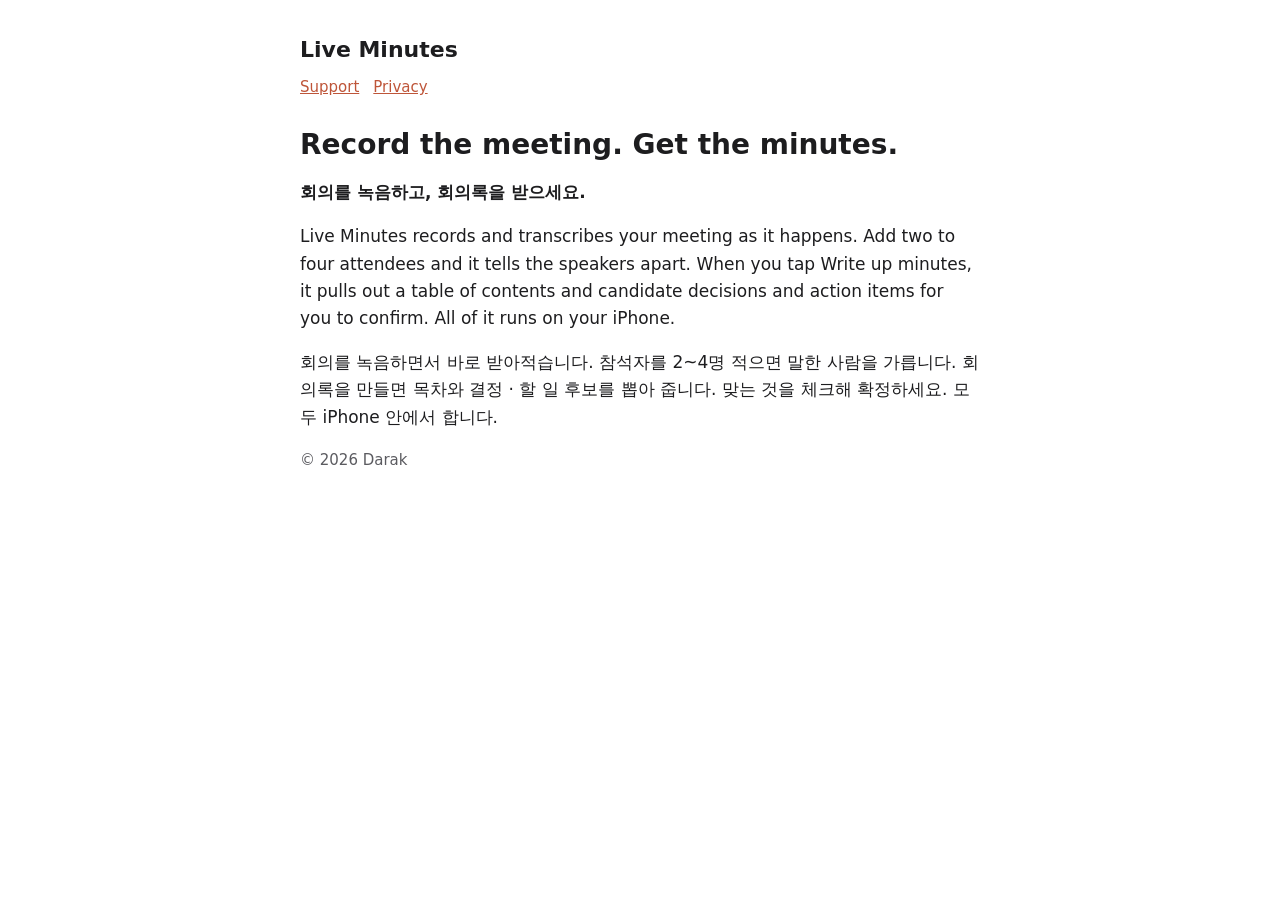
<file: index.html>
<!doctype html>
<html lang="en"><head><meta charset="utf-8"><meta name="viewport" content="width=device-width, initial-scale=1"><meta name="color-scheme" content="light dark">
<title>Live Minutes</title><link rel="stylesheet" href="style.css"></head><body>
<header><a href="./">Live Minutes</a></header>
<nav><a href="support/">Support</a><a href="privacy/">Privacy</a></nav>
<h1>Record the meeting. Get the minutes.</h1>
<p lang="ko"><b>회의를 녹음하고, 회의록을 받으세요.</b></p>
<p>Live Minutes records and transcribes your meeting as it happens. Add two to four attendees and it tells the speakers apart. When you tap Write up minutes, it pulls out a table of contents and candidate decisions and action items for you to confirm. All of it runs on your iPhone.</p>
<p lang="ko">회의를 녹음하면서 바로 받아적습니다. 참석자를 2~4명 적으면 말한 사람을 가릅니다. 회의록을 만들면 목차와 결정 · 할 일 후보를 뽑아 줍니다. 맞는 것을 체크해 확정하세요. 모두 iPhone 안에서 합니다.</p>
<p class="muted">© 2026 Darak</p>
</body></html>
</file>
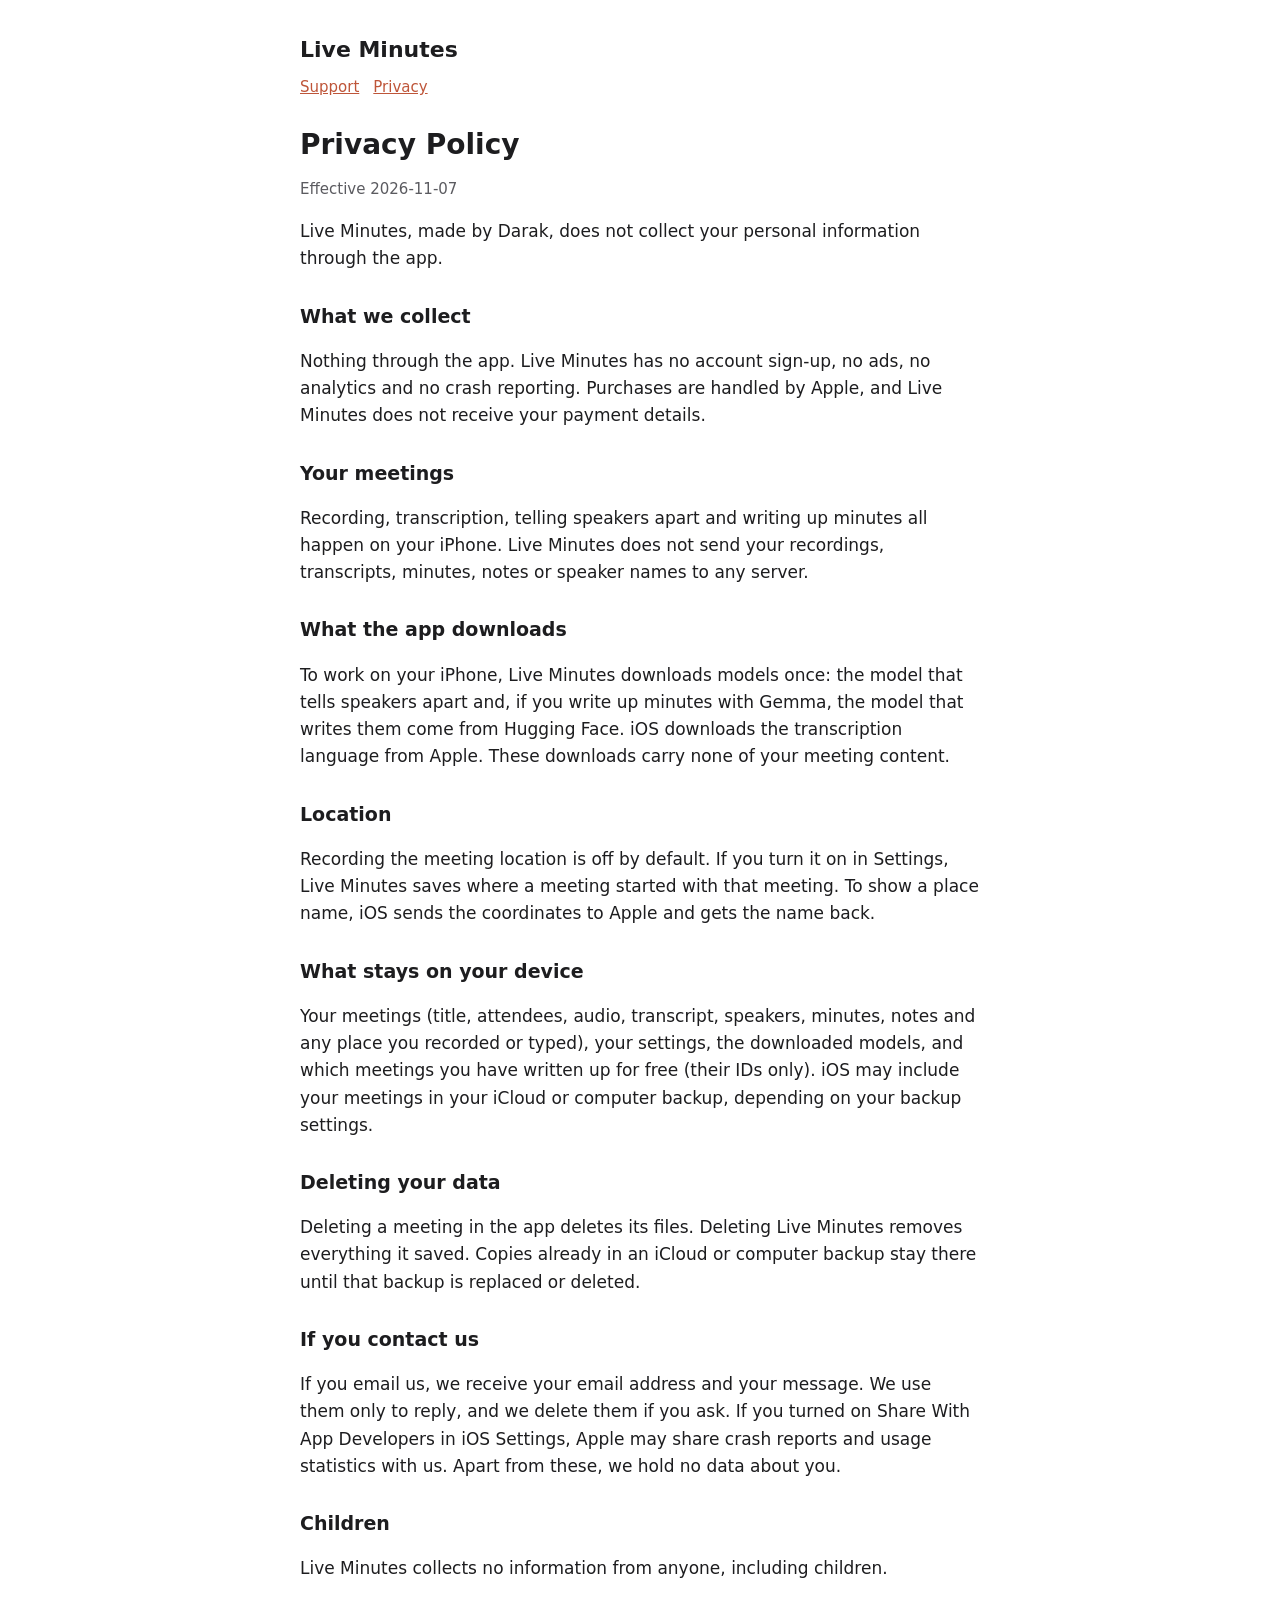
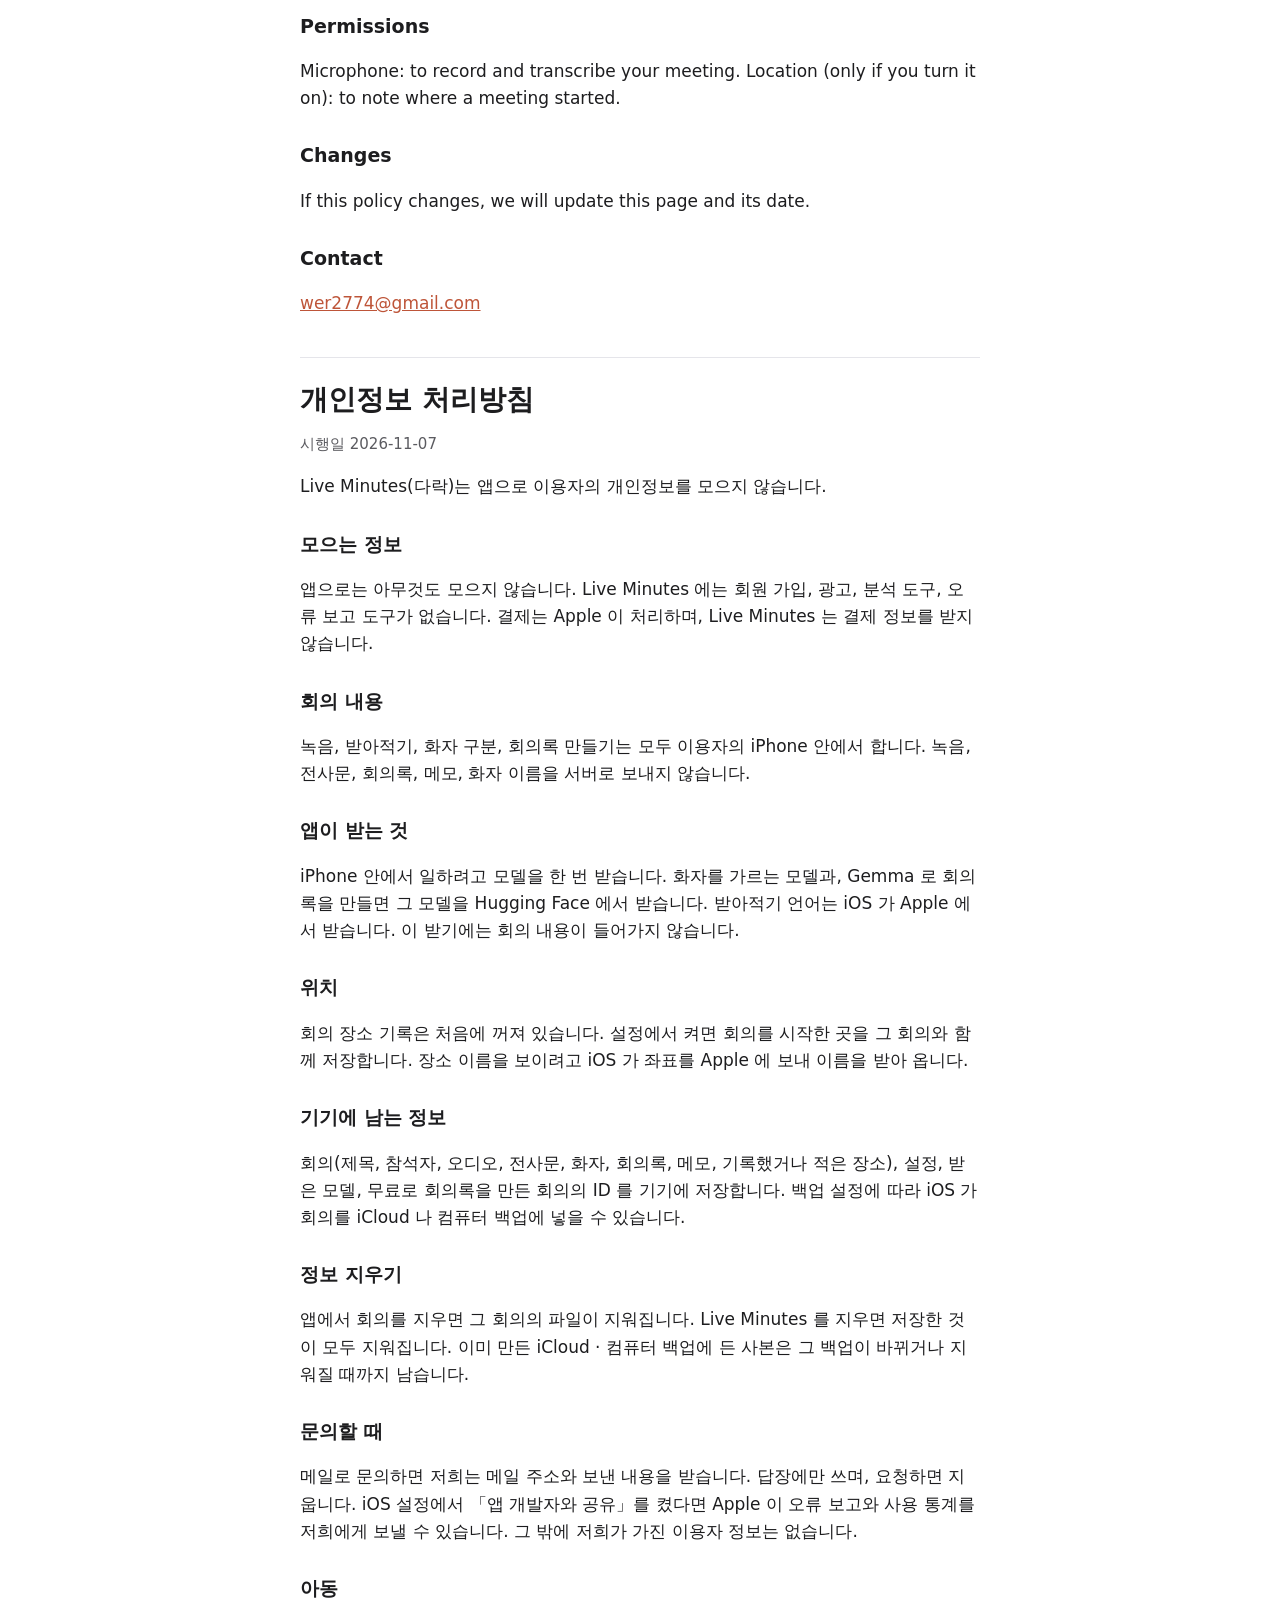
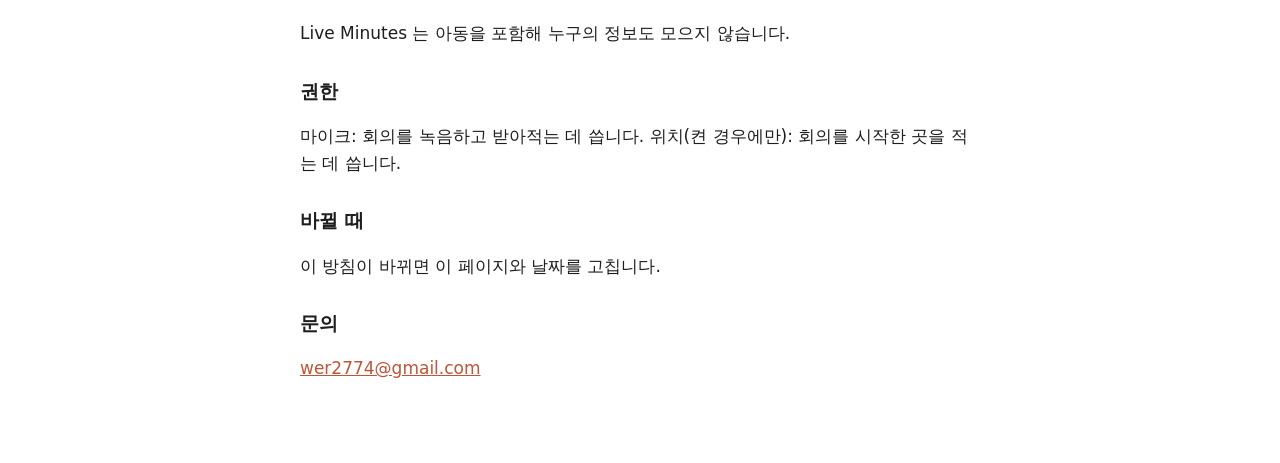
<file: privacy/index.html>
<!doctype html>
<html lang="en"><head><meta charset="utf-8"><meta name="viewport" content="width=device-width, initial-scale=1"><meta name="color-scheme" content="light dark">
<title>Live Minutes Privacy Policy</title><link rel="stylesheet" href="../style.css"></head><body>
<header><a href="../">Live Minutes</a></header>
<nav><a href="../support/">Support</a><a href="./">Privacy</a></nav>
<section lang="en">
<h1>Privacy Policy</h1>
<p class="muted">Effective 2026-11-07</p>
<p>Live Minutes, made by Darak, does not collect your personal information through the app.</p>
<h2>What we collect</h2>
<p>Nothing through the app. Live Minutes has no account sign-up, no ads, no analytics and no crash reporting. Purchases are handled by Apple, and Live Minutes does not receive your payment details.</p>
<h2>Your meetings</h2>
<p>Recording, transcription, telling speakers apart and writing up minutes all happen on your iPhone. Live Minutes does not send your recordings, transcripts, minutes, notes or speaker names to any server.</p>
<h2>What the app downloads</h2>
<p>To work on your iPhone, Live Minutes downloads models once: the model that tells speakers apart and, if you write up minutes with Gemma, the model that writes them come from Hugging Face. iOS downloads the transcription language from Apple. These downloads carry none of your meeting content.</p>
<h2>Location</h2>
<p>Recording the meeting location is off by default. If you turn it on in Settings, Live Minutes saves where a meeting started with that meeting. To show a place name, iOS sends the coordinates to Apple and gets the name back.</p>
<h2>What stays on your device</h2>
<p>Your meetings (title, attendees, audio, transcript, speakers, minutes, notes and any place you recorded or typed), your settings, the downloaded models, and which meetings you have written up for free (their IDs only). iOS may include your meetings in your iCloud or computer backup, depending on your backup settings.</p>
<h2>Deleting your data</h2>
<p>Deleting a meeting in the app deletes its files. Deleting Live Minutes removes everything it saved. Copies already in an iCloud or computer backup stay there until that backup is replaced or deleted.</p>
<h2>If you contact us</h2>
<p>If you email us, we receive your email address and your message. We use them only to reply, and we delete them if you ask. If you turned on Share With App Developers in iOS Settings, Apple may share crash reports and usage statistics with us. Apart from these, we hold no data about you.</p>
<h2>Children</h2>
<p>Live Minutes collects no information from anyone, including children.</p>
<h2>Permissions</h2>
<p>Microphone: to record and transcribe your meeting. Location (only if you turn it on): to note where a meeting started.</p>
<h2>Changes</h2>
<p>If this policy changes, we will update this page and its date.</p>
<h2>Contact</h2>
<p><a href="mailto:wer2774@gmail.com">wer2774@gmail.com</a></p>
</section>
<section lang="ko">
<h1>개인정보 처리방침</h1>
<p class="muted">시행일 2026-11-07</p>
<p>Live Minutes(다락)는 앱으로 이용자의 개인정보를 모으지 않습니다.</p>
<h2>모으는 정보</h2>
<p>앱으로는 아무것도 모으지 않습니다. Live Minutes 에는 회원 가입, 광고, 분석 도구, 오류 보고 도구가 없습니다. 결제는 Apple 이 처리하며, Live Minutes 는 결제 정보를 받지 않습니다.</p>
<h2>회의 내용</h2>
<p>녹음, 받아적기, 화자 구분, 회의록 만들기는 모두 이용자의 iPhone 안에서 합니다. 녹음, 전사문, 회의록, 메모, 화자 이름을 서버로 보내지 않습니다.</p>
<h2>앱이 받는 것</h2>
<p>iPhone 안에서 일하려고 모델을 한 번 받습니다. 화자를 가르는 모델과, Gemma 로 회의록을 만들면 그 모델을 Hugging Face 에서 받습니다. 받아적기 언어는 iOS 가 Apple 에서 받습니다. 이 받기에는 회의 내용이 들어가지 않습니다.</p>
<h2>위치</h2>
<p>회의 장소 기록은 처음에 꺼져 있습니다. 설정에서 켜면 회의를 시작한 곳을 그 회의와 함께 저장합니다. 장소 이름을 보이려고 iOS 가 좌표를 Apple 에 보내 이름을 받아 옵니다.</p>
<h2>기기에 남는 정보</h2>
<p>회의(제목, 참석자, 오디오, 전사문, 화자, 회의록, 메모, 기록했거나 적은 장소), 설정, 받은 모델, 무료로 회의록을 만든 회의의 ID 를 기기에 저장합니다. 백업 설정에 따라 iOS 가 회의를 iCloud 나 컴퓨터 백업에 넣을 수 있습니다.</p>
<h2>정보 지우기</h2>
<p>앱에서 회의를 지우면 그 회의의 파일이 지워집니다. Live Minutes 를 지우면 저장한 것이 모두 지워집니다. 이미 만든 iCloud · 컴퓨터 백업에 든 사본은 그 백업이 바뀌거나 지워질 때까지 남습니다.</p>
<h2>문의할 때</h2>
<p>메일로 문의하면 저희는 메일 주소와 보낸 내용을 받습니다. 답장에만 쓰며, 요청하면 지웁니다. iOS 설정에서 「앱 개발자와 공유」를 켰다면 Apple 이 오류 보고와 사용 통계를 저희에게 보낼 수 있습니다. 그 밖에 저희가 가진 이용자 정보는 없습니다.</p>
<h2>아동</h2>
<p>Live Minutes 는 아동을 포함해 누구의 정보도 모으지 않습니다.</p>
<h2>권한</h2>
<p>마이크: 회의를 녹음하고 받아적는 데 씁니다. 위치(켠 경우에만): 회의를 시작한 곳을 적는 데 씁니다.</p>
<h2>바뀔 때</h2>
<p>이 방침이 바뀌면 이 페이지와 날짜를 고칩니다.</p>
<h2>문의</h2>
<p><a href="mailto:wer2774@gmail.com">wer2774@gmail.com</a></p>
</section>
</body></html>
</file>
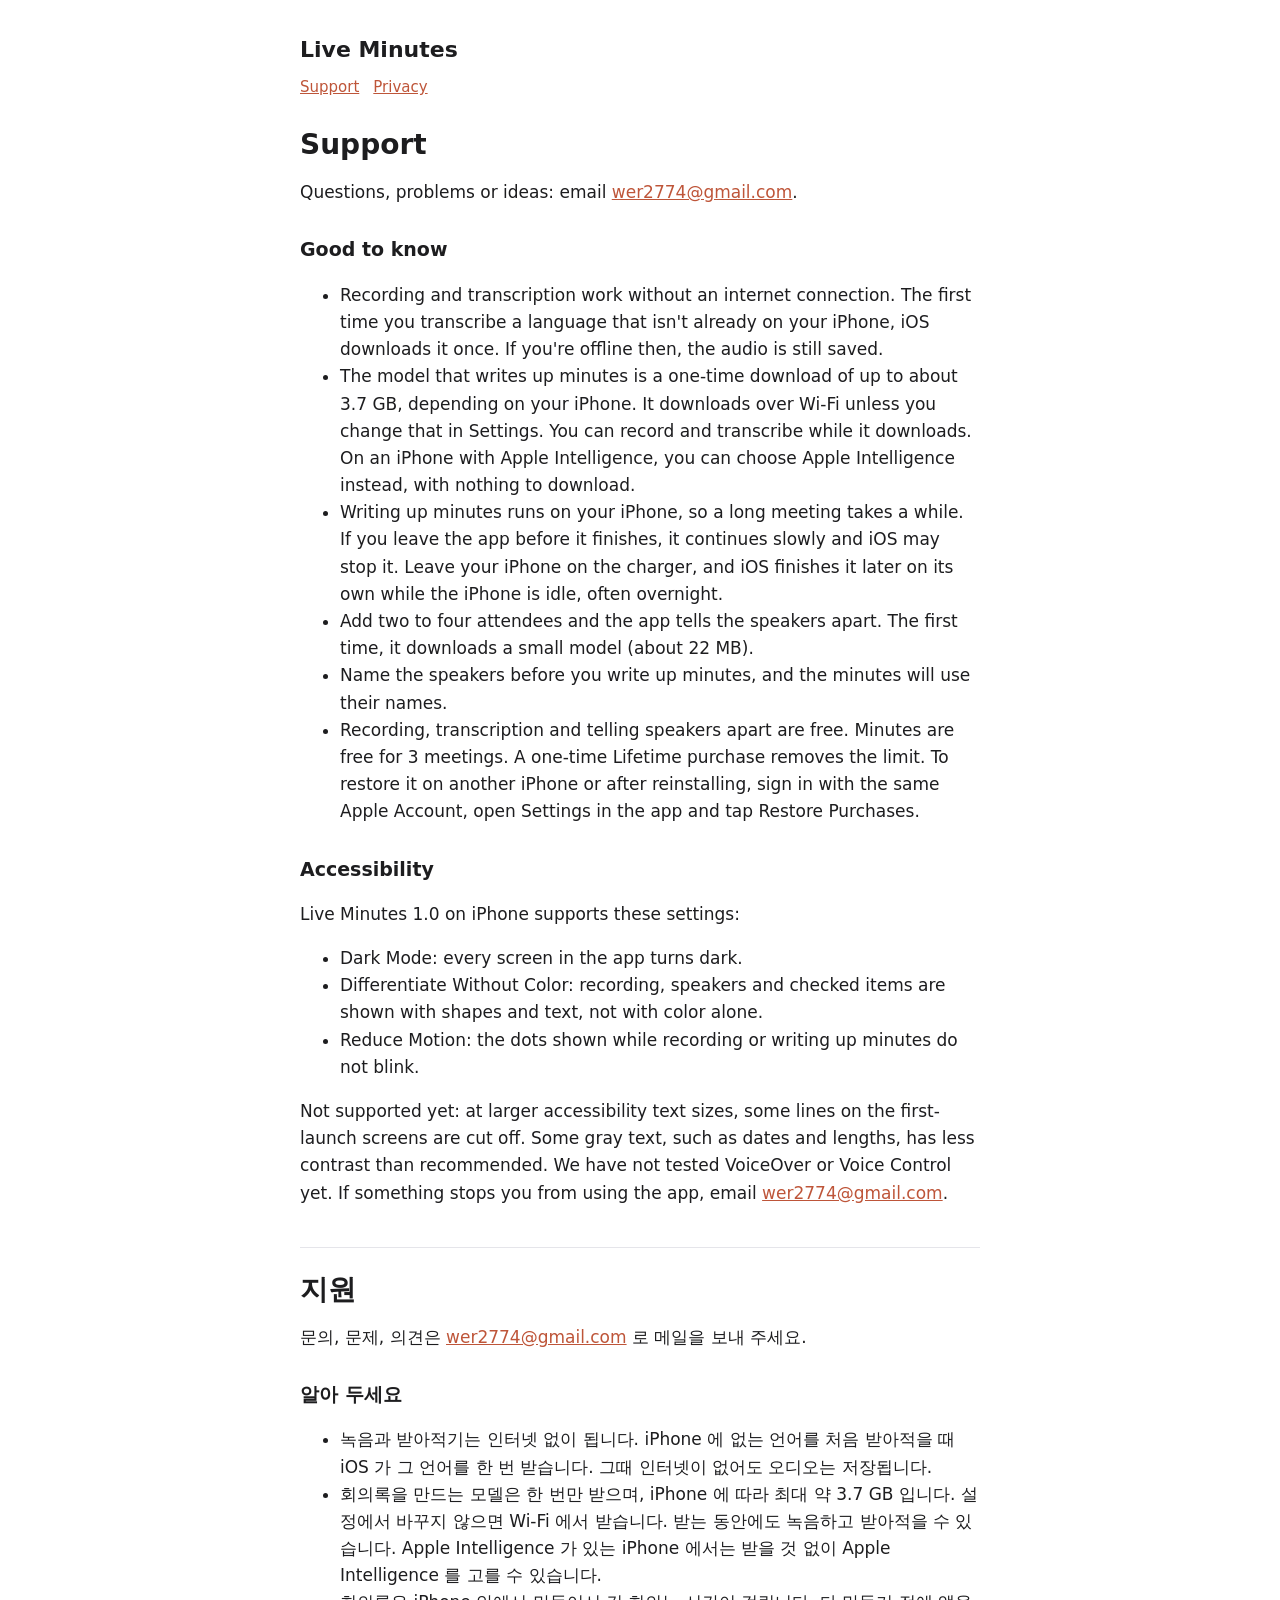
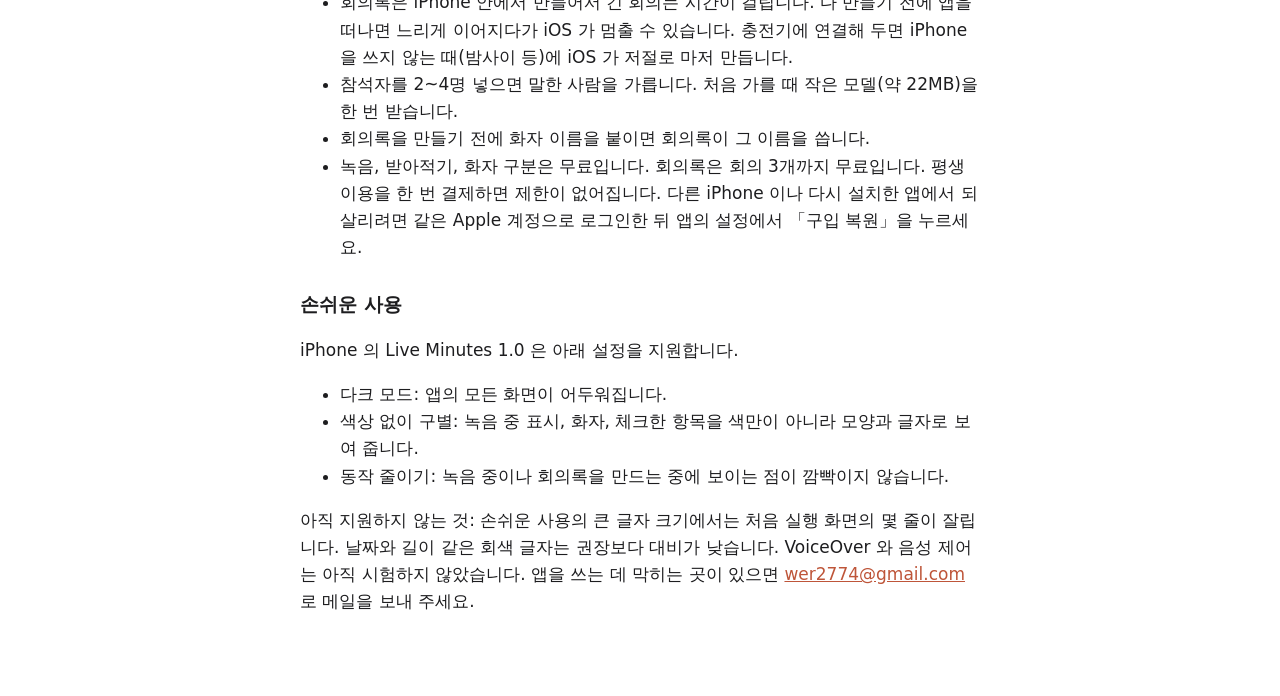
<file: support/index.html>
<!doctype html>
<html lang="en"><head><meta charset="utf-8"><meta name="viewport" content="width=device-width, initial-scale=1"><meta name="color-scheme" content="light dark">
<title>Live Minutes Support</title><link rel="stylesheet" href="../style.css"></head><body>
<header><a href="../">Live Minutes</a></header>
<nav><a href="./">Support</a><a href="../privacy/">Privacy</a></nav>
<section lang="en">
<h1>Support</h1>
<p>Questions, problems or ideas: email <a href="mailto:wer2774@gmail.com">wer2774@gmail.com</a>.</p>
<h2>Good to know</h2>
<ul>
<li>Recording and transcription work without an internet connection. The first time you transcribe a language that isn't already on your iPhone, iOS downloads it once. If you're offline then, the audio is still saved.</li>
<li>The model that writes up minutes is a one-time download of up to about 3.7 GB, depending on your iPhone. It downloads over Wi-Fi unless you change that in Settings. You can record and transcribe while it downloads. On an iPhone with Apple Intelligence, you can choose Apple Intelligence instead, with nothing to download.</li>
<li>Writing up minutes runs on your iPhone, so a long meeting takes a while. If you leave the app before it finishes, it continues slowly and iOS may stop it. Leave your iPhone on the charger, and iOS finishes it later on its own while the iPhone is idle, often overnight.</li>
<li>Add two to four attendees and the app tells the speakers apart. The first time, it downloads a small model (about 22 MB).</li>
<li>Name the speakers before you write up minutes, and the minutes will use their names.</li>
<li>Recording, transcription and telling speakers apart are free. Minutes are free for 3 meetings. A one-time Lifetime purchase removes the limit. To restore it on another iPhone or after reinstalling, sign in with the same Apple Account, open Settings in the app and tap Restore Purchases.</li>
</ul>
<h2 id="accessibility">Accessibility</h2>
<p>Live Minutes 1.0 on iPhone supports these settings:</p>
<ul>
<li>Dark Mode: every screen in the app turns dark.</li>
<li>Differentiate Without Color: recording, speakers and checked items are shown with shapes and text, not with color alone.</li>
<li>Reduce Motion: the dots shown while recording or writing up minutes do not blink.</li>
</ul>
<p>Not supported yet: at larger accessibility text sizes, some lines on the first-launch screens are cut off. Some gray text, such as dates and lengths, has less contrast than recommended. We have not tested VoiceOver or Voice Control yet. If something stops you from using the app, email <a href="mailto:wer2774@gmail.com">wer2774@gmail.com</a>.</p>
</section>
<section lang="ko">
<h1>지원</h1>
<p>문의, 문제, 의견은 <a href="mailto:wer2774@gmail.com">wer2774@gmail.com</a> 로 메일을 보내 주세요.</p>
<h2>알아 두세요</h2>
<ul>
<li>녹음과 받아적기는 인터넷 없이 됩니다. iPhone 에 없는 언어를 처음 받아적을 때 iOS 가 그 언어를 한 번 받습니다. 그때 인터넷이 없어도 오디오는 저장됩니다.</li>
<li>회의록을 만드는 모델은 한 번만 받으며, iPhone 에 따라 최대 약 3.7 GB 입니다. 설정에서 바꾸지 않으면 Wi-Fi 에서 받습니다. 받는 동안에도 녹음하고 받아적을 수 있습니다. Apple Intelligence 가 있는 iPhone 에서는 받을 것 없이 Apple Intelligence 를 고를 수 있습니다.</li>
<li>회의록은 iPhone 안에서 만들어서 긴 회의는 시간이 걸립니다. 다 만들기 전에 앱을 떠나면 느리게 이어지다가 iOS 가 멈출 수 있습니다. 충전기에 연결해 두면 iPhone 을 쓰지 않는 때(밤사이 등)에 iOS 가 저절로 마저 만듭니다.</li>
<li>참석자를 2~4명 넣으면 말한 사람을 가릅니다. 처음 가를 때 작은 모델(약 22MB)을 한 번 받습니다.</li>
<li>회의록을 만들기 전에 화자 이름을 붙이면 회의록이 그 이름을 씁니다.</li>
<li>녹음, 받아적기, 화자 구분은 무료입니다. 회의록은 회의 3개까지 무료입니다. 평생 이용을 한 번 결제하면 제한이 없어집니다. 다른 iPhone 이나 다시 설치한 앱에서 되살리려면 같은 Apple 계정으로 로그인한 뒤 앱의 설정에서 「구입 복원」을 누르세요.</li>
</ul>
<h2 id="accessibility-ko">손쉬운 사용</h2>
<p>iPhone 의 Live Minutes 1.0 은 아래 설정을 지원합니다.</p>
<ul>
<li>다크 모드: 앱의 모든 화면이 어두워집니다.</li>
<li>색상 없이 구별: 녹음 중 표시, 화자, 체크한 항목을 색만이 아니라 모양과 글자로 보여 줍니다.</li>
<li>동작 줄이기: 녹음 중이나 회의록을 만드는 중에 보이는 점이 깜빡이지 않습니다.</li>
</ul>
<p>아직 지원하지 않는 것: 손쉬운 사용의 큰 글자 크기에서는 처음 실행 화면의 몇 줄이 잘립니다. 날짜와 길이 같은 회색 글자는 권장보다 대비가 낮습니다. VoiceOver 와 음성 제어는 아직 시험하지 않았습니다. 앱을 쓰는 데 막히는 곳이 있으면 <a href="mailto:wer2774@gmail.com">wer2774@gmail.com</a> 로 메일을 보내 주세요.</p>
</section>
</body></html>
</file>
<file: style.css>
:root { --ink: #1d1d1f; --muted: #5b5b60; --accent: #BE5539; --line: #e5e5ea; --bg: #ffffff; }
@media (prefers-color-scheme: dark) { :root { --ink: #f2f2f7; --muted: #a1a1a6; --accent: #F0836C; --line: #3a3a3c; --bg: #111111; } }
html { background: var(--bg); }
body { margin: 0 auto; max-width: 680px; padding: 32px 20px 64px; font: 17px/1.6 -apple-system, system-ui, sans-serif; color: var(--ink); background: var(--bg); }
header a { color: var(--ink); text-decoration: none; font-weight: 800; font-size: 22px; }
nav { margin: 8px 0 28px; font-size: 15px; color: var(--muted); }
nav a { color: var(--accent); margin-right: 14px; }
h1 { font-size: 28px; line-height: 1.25; margin: 0 0 8px; }
h2 { font-size: 19px; margin: 28px 0 6px; }
p, li { color: var(--ink); }
.muted { color: var(--muted); font-size: 15px; }
section + section { border-top: 1px solid var(--line); margin-top: 40px; padding-top: 24px; }
a { color: var(--accent); }
</file>
